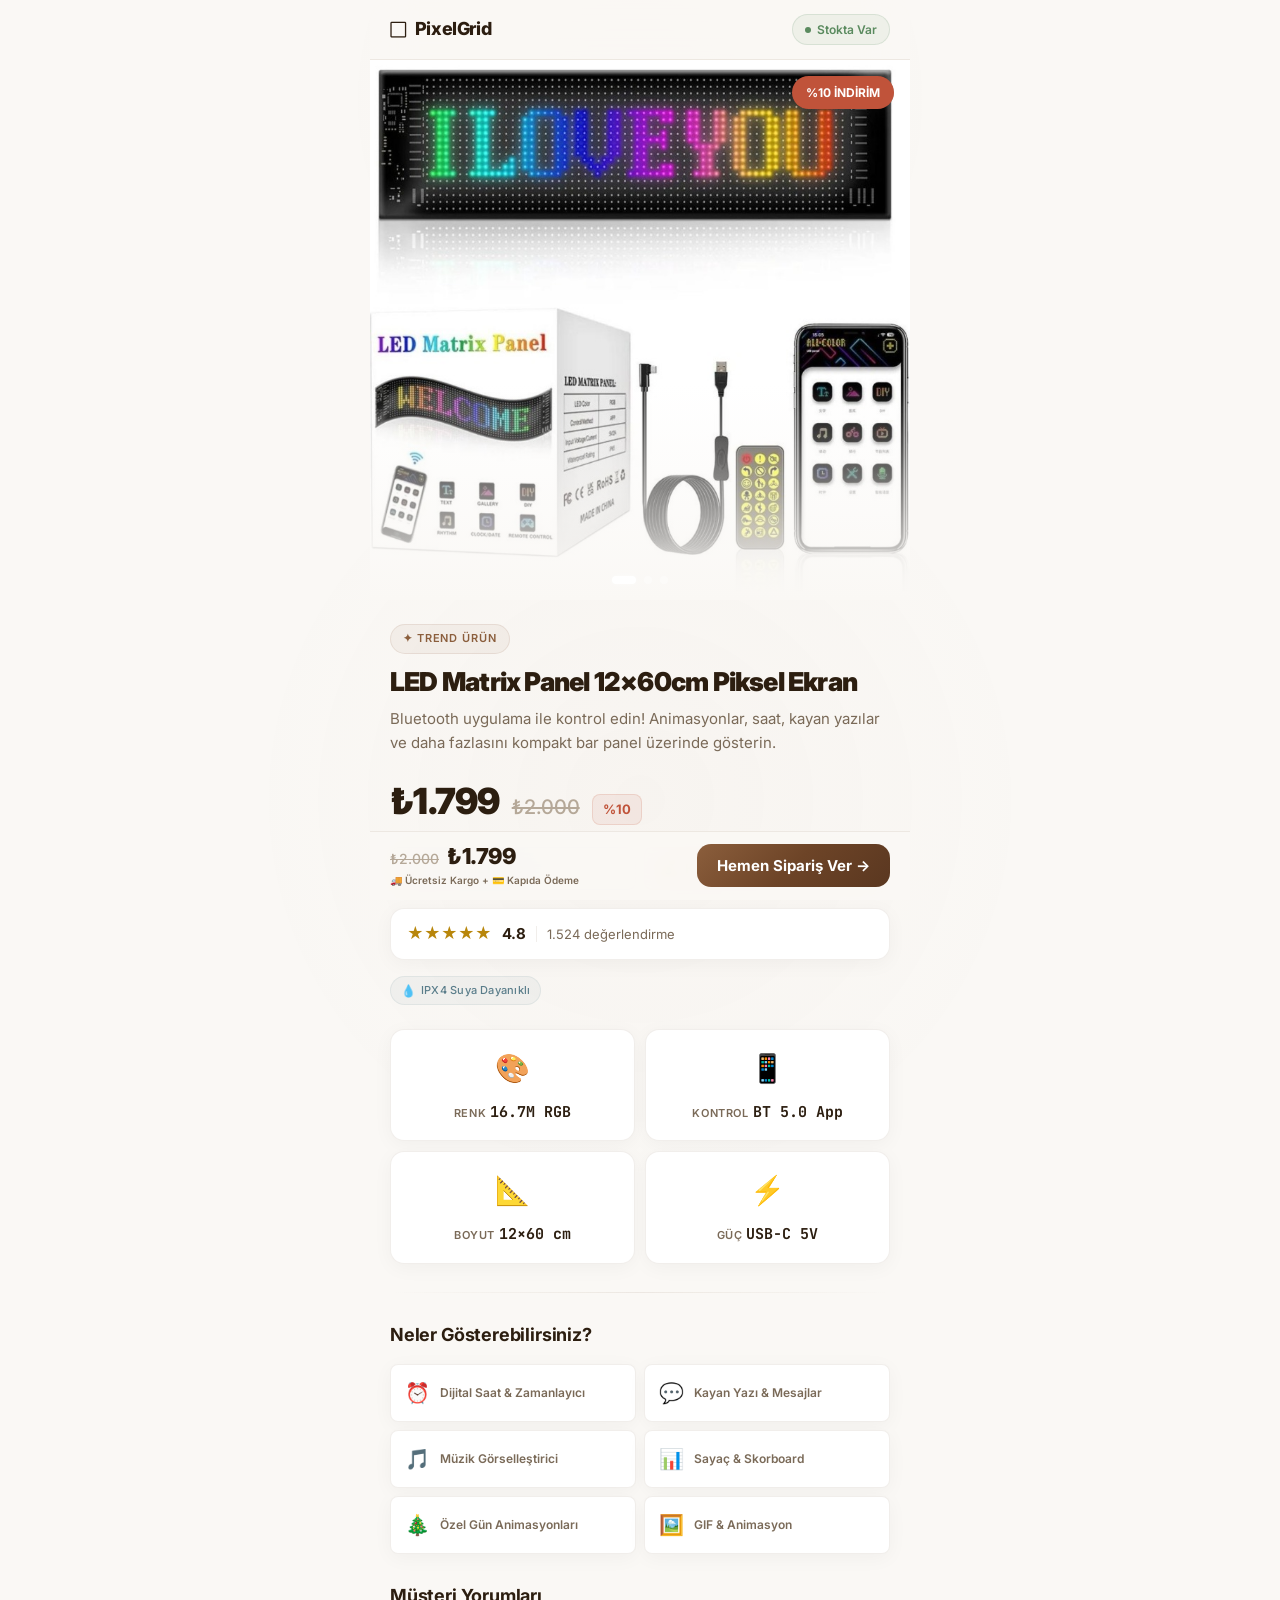
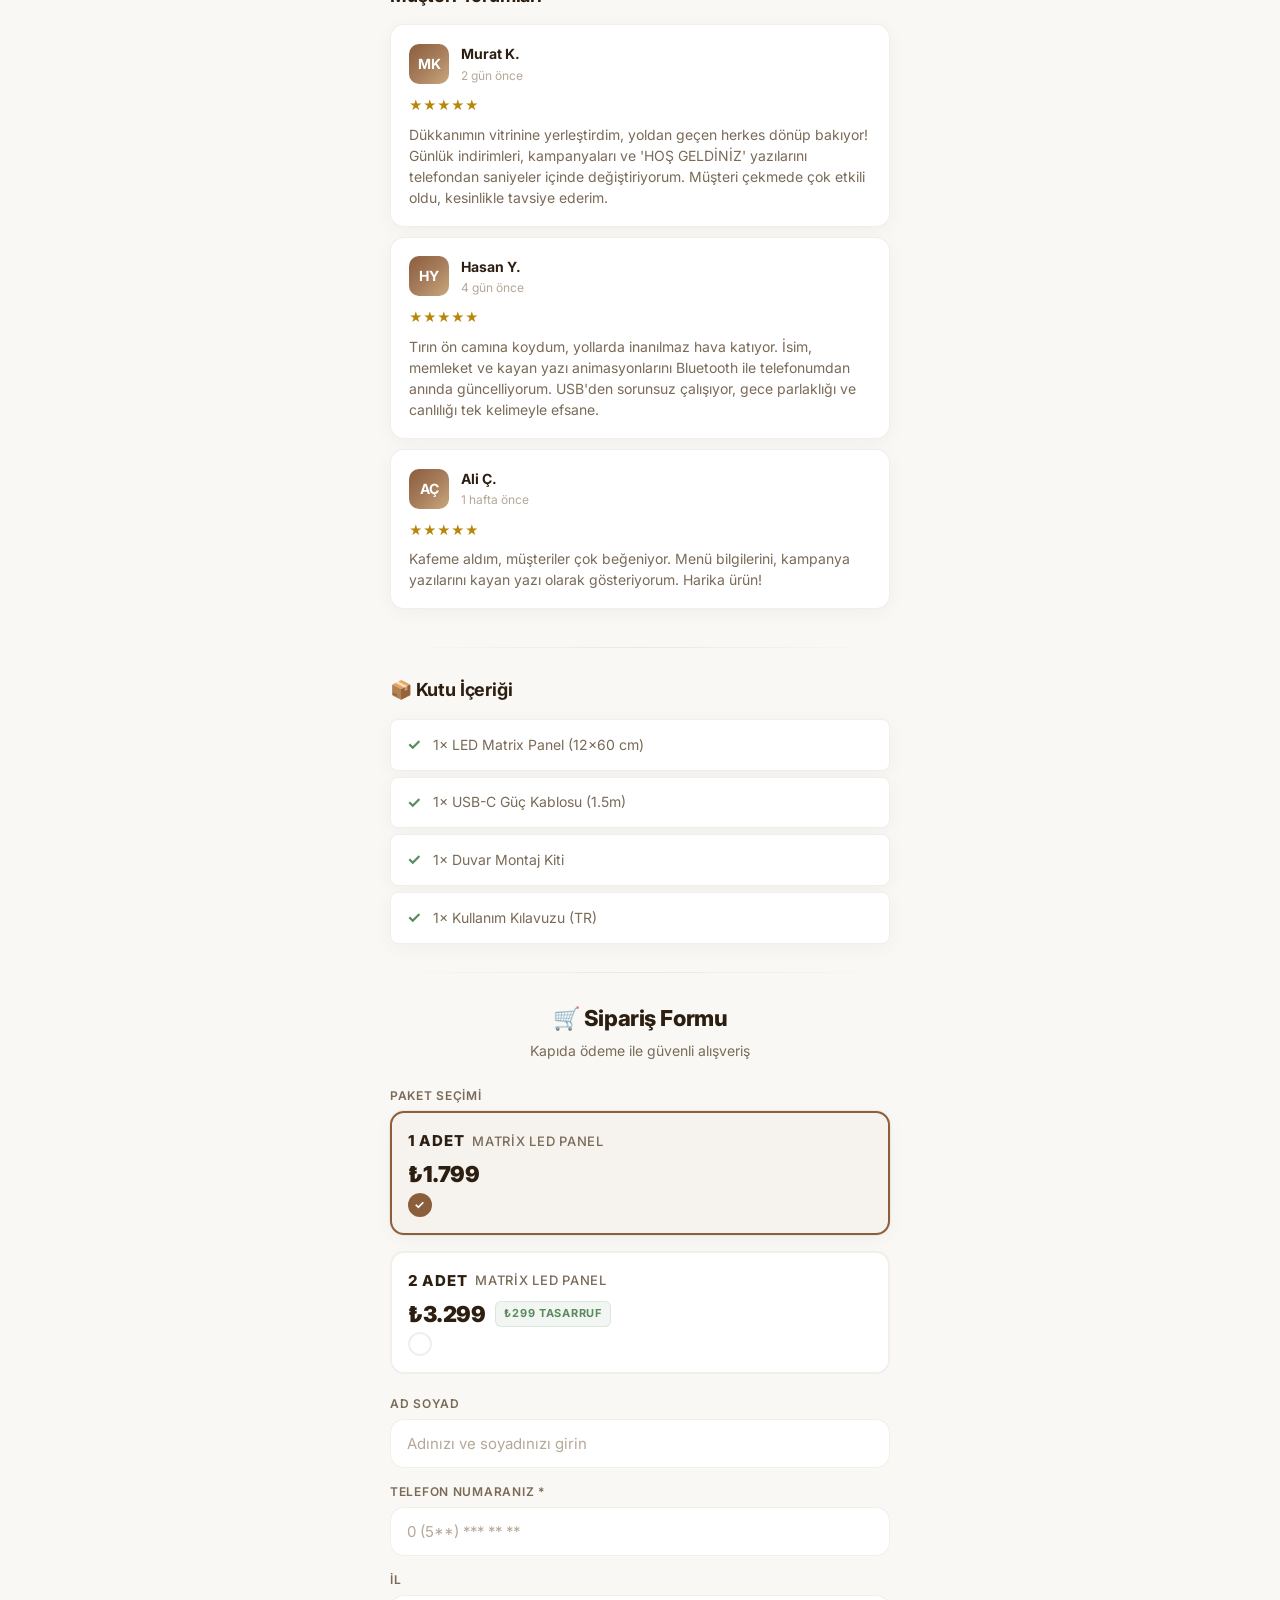
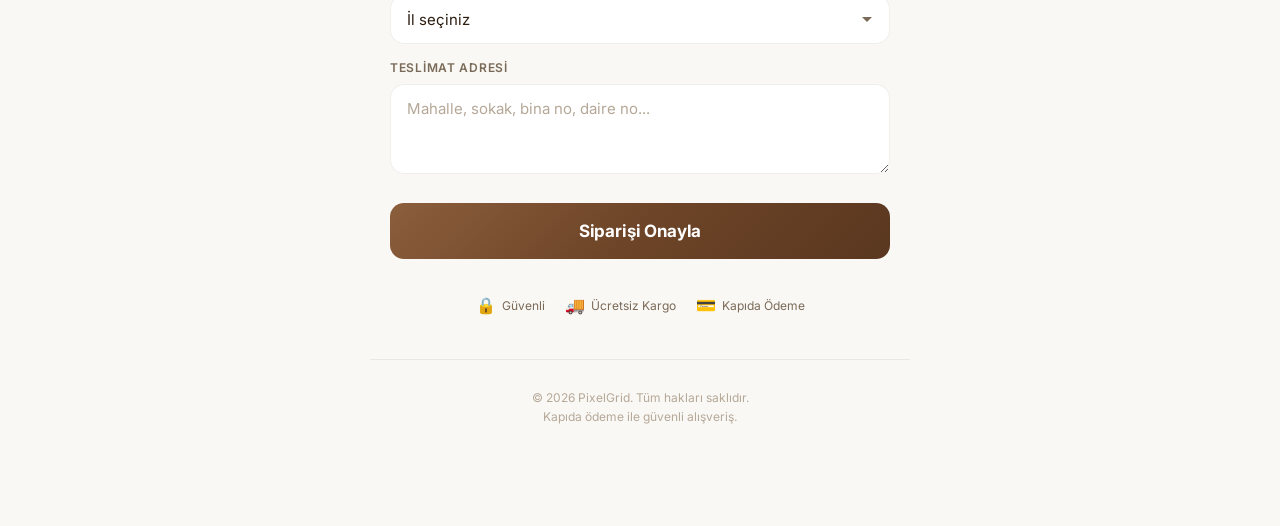
<file: index.html>
<!DOCTYPE html>
<html lang="tr">
<head>
  <meta charset="UTF-8">
  <meta name="viewport" content="width=device-width, initial-scale=1.0, maximum-scale=1.0, user-scalable=no">
  <meta name="description" content="LED Matrix Panel - Programlanabilir Piksel Ekran. Bluetooth uygulama kontrolü, pixel art, saat, animasyon ve daha fazlası. Evinizi akıllı ışıkla donatın!">
  <meta name="theme-color" content="#faf8f5">
  <title>LED Matrix Panel | Akıllı Piksel Ekran</title>
  <link rel="preconnect" href="https://fonts.googleapis.com">
  <link rel="preconnect" href="https://fonts.gstatic.com" crossorigin>
  <link href="https://fonts.googleapis.com/css2?family=Inter:wght@400;500;600;700;800;900&family=JetBrains+Mono:wght@500;700&display=swap" rel="stylesheet">
  <!-- Meta Pixel Code -->
  <script>
  !function(f,b,e,v,n,t,s)
  {if(f.fbq)return;n=f.fbq=function(){n.callMethod?
  n.callMethod.apply(n,arguments):n.queue.push(arguments)};
  if(!f._fbq)f._fbq=n;n.push=n;n.loaded=!0;n.version='2.0';
  n.queue=[];t=b.createElement(e);t.async=!0;
  t.src=v;s=b.getElementsByTagName(e)[0];
  s.parentNode.insertBefore(t,s)}(window, document,'script',
  'https://connect.facebook.net/en_US/fbevents.js');
  fbq('init', '1575037027322061');
  fbq('track', 'PageView');
  </script>
  <!-- Google tag (gtag.js) -->
  <script async src="https://www.googletagmanager.com/gtag/js?id=AW-18390910448"></script>
  <script>
    window.dataLayer = window.dataLayer || [];
    function gtag(){dataLayer.push(arguments);}
    gtag('js', new Date());
    gtag('config', 'AW-18390910448');
  </script>
  <link rel="stylesheet" href="styles.css">
</head>
<body>

  <!-- Ambient Background Effects -->
  <div class="ambient-glow"></div>
  <div class="ambient-glow-2"></div>

  <!-- Animated grid background -->
  <div class="grid-bg"></div>

  <div class="page-wrapper">

    <!-- Top Bar -->
    <header class="top-bar" id="top-bar">
      <div class="top-bar__logo">
        <span class="top-bar__logo-icon">⬜</span>
        PixelGrid
      </div>
      <div class="top-bar__badge">Stokta Var</div>
    </header>



    <!-- Hero Product Slider -->
    <section class="hero-section" id="hero-section">
      <div class="hero-floating-badge">%10 İNDİRİM</div>
      <div class="hero-image-container">
        <div class="hero-slider" id="hero-slider">
          <img class="hero-slider__img active" src="product-hero.jpg" alt="LED Matrix Panel 12x60cm" loading="eager">
          <img class="hero-slider__img" src="product-slide-2.png" alt="LED Matrix Panel kullanım alanları" loading="lazy">
          <img class="hero-slider__img" src="product-slide-3.png" alt="LED Matrix Panel detay görünümü" loading="lazy">
        </div>
        <div class="hero-slider__dots" id="hero-slider-dots">
          <span class="hero-slider__dot active"></span>
          <span class="hero-slider__dot"></span>
          <span class="hero-slider__dot"></span>
        </div>
        <div class="hero-overlay"></div>
      </div>
    </section>


    <!-- Product Info -->
    <section class="product-info">
      <span class="product-info__category">✦ TREND ÜRÜN</span>
      <h1 class="product-info__title">LED Matrix Panel 12×60cm Piksel Ekran</h1>
      <p class="product-info__subtitle">Bluetooth uygulama ile kontrol edin! Animasyonlar, saat, kayan yazılar ve daha fazlasını kompakt bar panel üzerinde gösterin.</p>

      <!-- Price -->
      <div class="price-block">
        <span class="price-block__current">₺1.799</span>
        <span class="price-block__old">₺2.000</span>
        <span class="price-block__discount">%10</span>
      </div>

      <!-- Shipping & COD Badges -->
      <div class="promo-badges">
        <div class="promo-badge promo-badge--shipping">
          <span class="promo-badge__icon">🚚</span>
          <span class="promo-badge__text">Ücretsiz Kargo</span>
        </div>
        <div class="promo-badge promo-badge--cod">
          <span class="promo-badge__icon">💰</span>
          <span class="promo-badge__text">Kapıda Ödeme</span>
        </div>
      </div>

      <!-- Rating -->
      <div class="rating-bar">
        <div class="rating-bar__stars">★★★★★</div>
        <span class="rating-bar__score">4.8</span>
        <div class="rating-bar__divider"></div>
        <span class="rating-bar__count">1.524 değerlendirme</span>
      </div>

      <!-- Water Resistant Badge -->
      <div class="water-badge">
        <span class="water-badge__icon">💧</span>
        <span class="water-badge__text">IPX4 Suya Dayanıklı</span>
      </div>
    </section>

    <!-- Features Grid -->
    <div class="features-grid reveal">
      <div class="feature-card">
        <span class="feature-card__icon">🎨</span>
        <span class="feature-card__label">Renk</span>
        <span class="feature-card__value">16.7M RGB</span>
      </div>
      <div class="feature-card">
        <span class="feature-card__icon">📱</span>
        <span class="feature-card__label">Kontrol</span>
        <span class="feature-card__value">BT 5.0 App</span>
      </div>
      <div class="feature-card">
        <span class="feature-card__icon">📐</span>
        <span class="feature-card__label">Boyut</span>
        <span class="feature-card__value">12×60 cm</span>
      </div>
      <div class="feature-card">
        <span class="feature-card__icon">⚡</span>
        <span class="feature-card__label">Güç</span>
        <span class="feature-card__value">USB-C 5V</span>
      </div>
    </div>

    <div class="section-divider"></div>

    <!-- What can you display section -->
    <section class="uses-section reveal">
      <h2 class="uses-section__title">Neler Gösterebilirsiniz?</h2>
      <div class="uses-grid">
        <div class="use-item">
          <span class="use-item__icon">⏰</span>
          <span class="use-item__text">Dijital Saat & Zamanlayıcı</span>
        </div>
        <div class="use-item">
          <span class="use-item__icon">💬</span>
          <span class="use-item__text">Kayan Yazı & Mesajlar</span>
        </div>
        <div class="use-item">
          <span class="use-item__icon">🎵</span>
          <span class="use-item__text">Müzik Görselleştirici</span>
        </div>
        <div class="use-item">
          <span class="use-item__icon">📊</span>
          <span class="use-item__text">Sayaç & Skorboard</span>
        </div>
        <div class="use-item">
          <span class="use-item__icon">🎄</span>
          <span class="use-item__text">Özel Gün Animasyonları</span>
        </div>
        <div class="use-item">
          <span class="use-item__icon">🖼️</span>
          <span class="use-item__text">GIF & Animasyon</span>
        </div>
      </div>
    </section>



    <!-- Testimonials -->
    <section class="testimonials-section reveal">
      <h2 class="testimonials-section__title">Müşteri Yorumları</h2>

      <div class="testimonial-card">
        <div class="testimonial-card__header">
          <div class="testimonial-card__avatar">MK</div>
          <div>
            <div class="testimonial-card__name">Murat K.</div>
            <div class="testimonial-card__date">2 gün önce</div>
          </div>
        </div>
        <div class="testimonial-card__stars">★★★★★</div>
        <p class="testimonial-card__text">Dükkanımın vitrinine yerleştirdim, yoldan geçen herkes dönüp bakıyor! Günlük indirimleri, kampanyaları ve 'HOŞ GELDİNİZ' yazılarını telefondan saniyeler içinde değiştiriyorum. Müşteri çekmede çok etkili oldu, kesinlikle tavsiye ederim.</p>
      </div>

      <div class="testimonial-card">
        <div class="testimonial-card__header">
          <div class="testimonial-card__avatar">HY</div>
          <div>
            <div class="testimonial-card__name">Hasan Y.</div>
            <div class="testimonial-card__date">4 gün önce</div>
          </div>
        </div>
        <div class="testimonial-card__stars">★★★★★</div>
        <p class="testimonial-card__text">Tırın ön camına koydum, yollarda inanılmaz hava katıyor. İsim, memleket ve kayan yazı animasyonlarını Bluetooth ile telefonumdan anında güncelliyorum. USB'den sorunsuz çalışıyor, gece parlaklığı ve canlılığı tek kelimeyle efsane.</p>
      </div>

      <div class="testimonial-card">
        <div class="testimonial-card__header">
          <div class="testimonial-card__avatar">AÇ</div>
          <div>
            <div class="testimonial-card__name">Ali Ç.</div>
            <div class="testimonial-card__date">1 hafta önce</div>
          </div>
        </div>
        <div class="testimonial-card__stars">★★★★★</div>
        <p class="testimonial-card__text">Kafeme aldım, müşteriler çok beğeniyor. Menü bilgilerini, kampanya yazılarını kayan yazı olarak gösteriyorum. Harika ürün!</p>
      </div>
    </section>

    <div class="section-divider"></div>

    <!-- Package Contents -->
    <section class="package-section reveal">
      <h2 class="package-section__title">📦 Kutu İçeriği</h2>
      <div class="package-list">
        <div class="package-item">
          <span class="package-item__check">✓</span>
          <span>1× LED Matrix Panel (12×60 cm)</span>
        </div>
        <div class="package-item">
          <span class="package-item__check">✓</span>
          <span>1× USB-C Güç Kablosu (1.5m)</span>
        </div>

        <div class="package-item">
          <span class="package-item__check">✓</span>
          <span>1× Duvar Montaj Kiti</span>
        </div>
        <div class="package-item">
          <span class="package-item__check">✓</span>
          <span>1× Kullanım Kılavuzu (TR)</span>
        </div>
      </div>
    </section>

    <div class="section-divider"></div>

    <!-- Order Form -->
    <section class="order-section reveal" id="order-section">
      <h2 class="order-section__title">🛒 Sipariş Formu</h2>
      <p class="order-section__subtitle">Kapıda ödeme ile güvenli alışveriş</p>

      <form class="order-form" id="order-form" novalidate>

        <!-- Package Selection -->
        <div class="form-group">
          <label>Paket Seçimi</label>
          <div class="package-options">
            <label class="package-option active" id="option-1">
              <input type="radio" name="package" value="1" checked>
              <div class="package-option__content">
                <div class="package-option__top">
                  <span class="package-option__qty">1 Adet</span>
                  <span class="package-option__name">Matrix LED Panel</span>
                </div>
                 <div class="package-option__price">₺1.799</div>
              </div>
              <span class="package-option__check">✓</span>
            </label>
            <label class="package-option" id="option-2">
              <input type="radio" name="package" value="2">
              <div class="package-option__content">
                <div class="package-option__top">
                  <span class="package-option__qty">2 Adet</span>
                  <span class="package-option__name">Matrix LED Panel</span>
                </div>
                <div class="package-option__bottom">
                  <span class="package-option__price">₺3.299</span>
                  <span class="package-option__save">₺299 Tasarruf</span>
                </div>
              </div>
              <span class="package-option__check">✓</span>
            </label>
          </div>
        </div>

        <!-- Name -->
        <div class="form-group">
          <label for="input-name">Ad Soyad</label>
          <input type="text" id="input-name" name="name" placeholder="Adınızı ve soyadınızı girin" required autocomplete="name">
        </div>

        <!-- Phone -->
        <div class="form-group">
          <label for="input-phone">Telefon Numaranız *</label>
          <input type="tel" id="input-phone" name="phone" placeholder="0 (5**) *** ** **" required autocomplete="tel">
        </div>

        <!-- City -->
        <div class="form-group">
          <label for="input-city">İl</label>
          <select id="input-city" name="city" required>
            <option value="" disabled selected>İl seçiniz</option>
            <option value="Adana">Adana</option>
            <option value="Adıyaman">Adıyaman</option>
            <option value="Afyonkarahisar">Afyonkarahisar</option>
            <option value="Ağrı">Ağrı</option>
            <option value="Amasya">Amasya</option>
            <option value="Ankara">Ankara</option>
            <option value="Antalya">Antalya</option>
            <option value="Artvin">Artvin</option>
            <option value="Aydın">Aydın</option>
            <option value="Balıkesir">Balıkesir</option>
            <option value="Bilecik">Bilecik</option>
            <option value="Bingöl">Bingöl</option>
            <option value="Bitlis">Bitlis</option>
            <option value="Bolu">Bolu</option>
            <option value="Burdur">Burdur</option>
            <option value="Bursa">Bursa</option>
            <option value="Çanakkale">Çanakkale</option>
            <option value="Çankırı">Çankırı</option>
            <option value="Çorum">Çorum</option>
            <option value="Denizli">Denizli</option>
            <option value="Diyarbakır">Diyarbakır</option>
            <option value="Edirne">Edirne</option>
            <option value="Elazığ">Elazığ</option>
            <option value="Erzincan">Erzincan</option>
            <option value="Erzurum">Erzurum</option>
            <option value="Eskişehir">Eskişehir</option>
            <option value="Gaziantep">Gaziantep</option>
            <option value="Giresun">Giresun</option>
            <option value="Gümüşhane">Gümüşhane</option>
            <option value="Hakkari">Hakkari</option>
            <option value="Hatay">Hatay</option>
            <option value="Isparta">Isparta</option>
            <option value="İçel (Mersin)">İçel (Mersin)</option>
            <option value="İstanbul">İstanbul</option>
            <option value="İzmir">İzmir</option>
            <option value="Kars">Kars</option>
            <option value="Kastamonu">Kastamonu</option>
            <option value="Kayseri">Kayseri</option>
            <option value="Kırklareli">Kırklareli</option>
            <option value="Kırşehir">Kırşehir</option>
            <option value="Kocaeli">Kocaeli</option>
            <option value="Konya">Konya</option>
            <option value="Kütahya">Kütahya</option>
            <option value="Malatya">Malatya</option>
            <option value="Manisa">Manisa</option>
            <option value="Kahramanmaraş">Kahramanmaraş</option>
            <option value="Mardin">Mardin</option>
            <option value="Muğla">Muğla</option>
            <option value="Muş">Muş</option>
            <option value="Nevşehir">Nevşehir</option>
            <option value="Niğde">Niğde</option>
            <option value="Ordu">Ordu</option>
            <option value="Rize">Rize</option>
            <option value="Sakarya">Sakarya</option>
            <option value="Samsun">Samsun</option>
            <option value="Siirt">Siirt</option>
            <option value="Sinop">Sinop</option>
            <option value="Sivas">Sivas</option>
            <option value="Tekirdağ">Tekirdağ</option>
            <option value="Tokat">Tokat</option>
            <option value="Trabzon">Trabzon</option>
            <option value="Tunceli">Tunceli</option>
            <option value="Şanlıurfa">Şanlıurfa</option>
            <option value="Uşak">Uşak</option>
            <option value="Van">Van</option>
            <option value="Yozgat">Yozgat</option>
            <option value="Zonguldak">Zonguldak</option>
            <option value="Aksaray">Aksaray</option>
            <option value="Bayburt">Bayburt</option>
            <option value="Karaman">Karaman</option>
            <option value="Kırıkkale">Kırıkkale</option>
            <option value="Batman">Batman</option>
            <option value="Şırnak">Şırnak</option>
            <option value="Bartın">Bartın</option>
            <option value="Ardahan">Ardahan</option>
            <option value="Iğdır">Iğdır</option>
            <option value="Yalova">Yalova</option>
            <option value="Karabük">Karabük</option>
            <option value="Kilis">Kilis</option>
            <option value="Osmaniye">Osmaniye</option>
            <option value="Düzce">Düzce</option>
          </select>
        </div>

        <!-- District -->
        <div class="form-group" id="district-group" style="display: none;">
          <label for="input-district">İlçe</label>
          <select id="input-district" name="district" required>
            <option value="" disabled selected>Önce il seçiniz</option>
          </select>
        </div>

        <!-- Address -->
        <div class="form-group">
          <label for="input-address">Teslimat Adresi</label>
          <textarea id="input-address" name="address" placeholder="Mahalle, sokak, bina no, daire no..." required></textarea>
        </div>

        <!-- Honeypot - bot tuzağı (kullanıcı görmez) -->
        <div class="form-group form-group--hp" aria-hidden="true" tabindex="-1">
          <label for="input-website">Website</label>
          <input type="text" id="input-website" name="website" autocomplete="off" tabindex="-1">
        </div>

        <!-- Message -->
        <div id="form-message" class="form-message"></div>

        <!-- Submit -->
        <button type="submit" class="submit-btn" id="submit-btn">
          <span class="submit-btn__text">
            <span class="spinner" id="submit-spinner"></span>
            <span class="submit-btn__label">Siparişi Onayla</span>
          </span>
        </button>

        <!-- Trust Badges -->
        <div class="trust-badges">
          <span class="trust-badge">
            <span class="trust-badge__icon">🔒</span>
            Güvenli
          </span>
          <span class="trust-badge">
            <span class="trust-badge__icon">🚚</span>
            Ücretsiz Kargo
          </span>
          <span class="trust-badge">
            <span class="trust-badge__icon">💳</span>
            Kapıda Ödeme
          </span>
        </div>
      </form>
    </section>

    <!-- Footer -->
    <footer class="footer">
      <p class="footer__text">© 2026 PixelGrid. Tüm hakları saklıdır.<br>Kapıda ödeme ile güvenli alışveriş.</p>
    </footer>

  </div>

  <!-- Sticky CTA Bar -->
  <div class="sticky-cta">
    <div class="sticky-cta__info">
      <div class="sticky-cta__price-wrapper">
        <span class="sticky-cta__old-price">₺2.000</span>
        <span class="sticky-cta__price">₺1.799</span>
      </div>
      <span class="sticky-cta__badge">🚚 Ücretsiz Kargo + 💳 Kapıda Ödeme</span>
    </div>
    <button class="sticky-cta__btn" type="button">Hemen Sipariş Ver →</button>
  </div>

  <script src="districts.js"></script>
  <script src="script.js"></script>
</body>
</html>
</file>
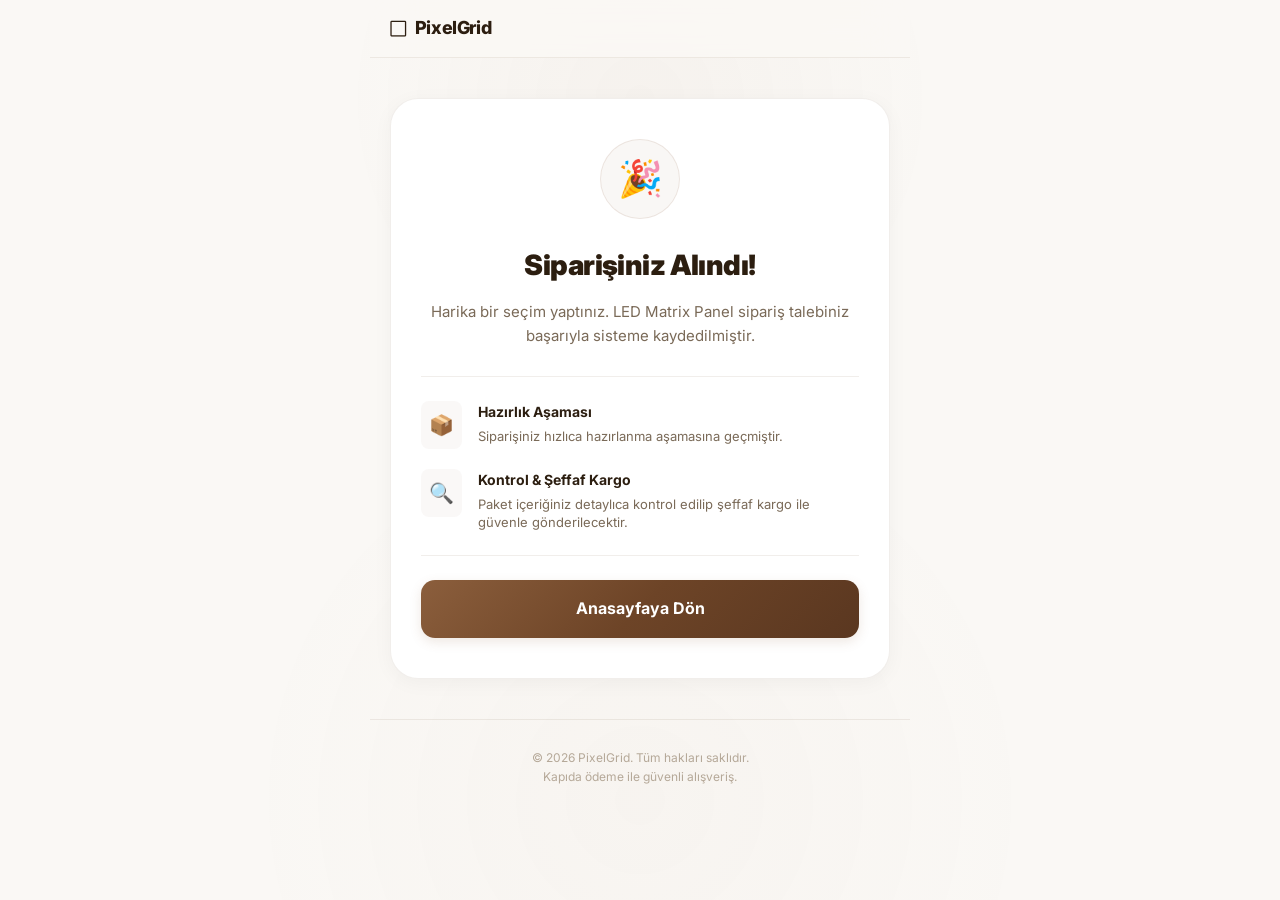
<file: thankyou.html>
<!DOCTYPE html>
<html lang="tr">
<head>
  <meta charset="UTF-8">
  <meta name="viewport" content="width=device-width, initial-scale=1.0, maximum-scale=1.0, user-scalable=no">
  <meta name="theme-color" content="#faf8f5">
  <title>Siparişiniz Alındı! | PixelGrid</title>
  <link rel="preconnect" href="https://fonts.googleapis.com">
  <link rel="preconnect" href="https://fonts.gstatic.com" crossorigin>
  <link href="https://fonts.googleapis.com/css2?family=Inter:wght@400;500;600;700;800;900&family=JetBrains+Mono:wght@500;700&display=swap" rel="stylesheet">
  <link rel="stylesheet" href="styles.css">

  <!-- Meta Pixel Code -->
  <script>
  !function(f,b,e,v,n,t,s)
  {if(f.fbq)return;n=f.fbq=function(){n.callMethod?
  n.callMethod.apply(n,arguments):n.queue.push(arguments)};
  if(!f._fbq)f._fbq=n;n.push=n;n.loaded=!0;n.version='2.0';
  n.queue=[];t=b.createElement(e);t.async=!0;
  t.src=v;s=b.getElementsByTagName(e)[0];
  s.parentNode.insertBefore(t,s)}(window, document,'script',
  'https://connect.facebook.net/en_US/fbevents.js');
  fbq('init', '1575037027322061');
  fbq('track', 'PageView');
  </script>

  <!-- Google tag (gtag.js) -->
  <script async src="https://www.googletagmanager.com/gtag/js?id=AW-18390910448"></script>
  <script>
    window.dataLayer = window.dataLayer || [];
    function gtag(){dataLayer.push(arguments);}
    gtag('js', new Date());
    gtag('config', 'AW-18390910448');

    // Dönüşüm sadece formu gerçekten gönderen kişide sayılır (bot / direkt ziyaret / yenileme sayılmaz)
    (function () {
      var raw = null;
      try { raw = sessionStorage.getItem('pending_conversion'); } catch (e) {}
      if (!raw) return;
      try { sessionStorage.removeItem('pending_conversion'); } catch (e) {}
      var c = {};
      try { c = JSON.parse(raw); } catch (e) { return; }

      gtag('event', 'conversion', {
        'send_to': 'AW-18390910448/sJRWCLrTj5gdEPCLvMFE',
        'value': c.value,
        'currency': 'TRY',
        'transaction_id': c.tid
      });

      fbq('track', 'Purchase', { value: c.value, currency: 'TRY' }, { eventID: c.tid });
    })();
  </script>
</head>
<body>

  <!-- Ambient Background Effects -->
  <div class="ambient-glow"></div>
  <div class="ambient-glow-2"></div>

  <div class="page-wrapper">

    <!-- Top Bar -->
    <header class="top-bar">
      <div class="top-bar__logo">
        <span class="top-bar__logo-icon">⬜</span>
        PixelGrid
      </div>
    </header>

    <!-- Thank You Content -->
    <main class="thankyou-container">
      <div class="thankyou-card reveal visible">
        <div class="thankyou-card__icon-wrapper">
          <span class="thankyou-card__icon">🎉</span>
        </div>
        
        <h1 class="thankyou-card__title">Siparişiniz Alındı!</h1>
        <p class="thankyou-card__subtitle">Harika bir seçim yaptınız. LED Matrix Panel sipariş talebiniz başarıyla sisteme kaydedilmiştir.</p>
        
        <div class="thankyou-card__divider"></div>

        <div class="thankyou-card__details">
          <div class="thankyou-detail-item">
            <span class="thankyou-detail-icon">📦</span>
            <div class="thankyou-detail-text">
              <strong>Hazırlık Aşaması</strong>
              <span>Siparişiniz hızlıca hazırlanma aşamasına geçmiştir.</span>
            </div>
          </div>
          <div class="thankyou-detail-item">
            <span class="thankyou-detail-icon">🔍</span>
            <div class="thankyou-detail-text">
              <strong>Kontrol & Şeffaf Kargo</strong>
              <span>Paket içeriğiniz detaylıca kontrol edilip şeffaf kargo ile güvenle gönderilecektir.</span>
            </div>
          </div>
        </div>

        <div class="thankyou-card__divider"></div>

        <a href="index.html" class="thankyou-card__btn">Anasayfaya Dön</a>
      </div>
    </main>

    <!-- Footer -->
    <footer class="footer" style="padding-bottom: 40px;">
      <p class="footer__text">© 2026 PixelGrid. Tüm hakları saklıdır.<br>Kapıda ödeme ile güvenli alışveriş.</p>
    </footer>

  </div>

</body>
</html>
</file>
<file: styles.css>
/* ===== DESIGN TOKENS — White & Coffee ===== */
:root {
  --color-bg: #faf8f5;
  --color-bg-card: rgba(120, 90, 60, 0.04);
  --color-bg-glass: rgba(120, 90, 60, 0.03);
  --color-surface: #f3efe9;
  --color-border: rgba(120, 90, 60, 0.1);
  --color-text: #2c1e10;
  --color-text-muted: #7a6a58;
  --color-text-dim: #b5a898;
  --color-accent: #8b5e3c;
  --color-accent-light: #a67c5b;
  --color-accent-dark: #6d4427;
  --color-cyan: #5a7d8a;
  --color-green: #5a8a5e;
  --color-red: #c0533a;
  --color-amber: #b8860b;
  --gradient-hero: linear-gradient(135deg, #8b5e3c 0%, #a67c5b 50%, #c9a87c 100%);
  --gradient-button: linear-gradient(135deg, #8b5e3c 0%, #6d4427 50%, #5a3720 100%);
  --font-main: 'Inter', -apple-system, BlinkMacSystemFont, sans-serif;
  --font-mono: 'JetBrains Mono', monospace;
  --radius-sm: 8px;
  --radius-md: 14px;
  --radius-lg: 20px;
  --radius-xl: 28px;
  --shadow-glow: 0 4px 24px rgba(139, 94, 60, 0.15);
  --shadow-card: 0 4px 20px rgba(0, 0, 0, 0.04);
  --transition-base: 0.3s cubic-bezier(0.4, 0, 0.2, 1);
  --transition-spring: 0.5s cubic-bezier(0.34, 1.56, 0.64, 1);
}

/* ===== RESET & BASE ===== */
*, *::before, *::after { margin: 0; padding: 0; box-sizing: border-box; }
html { scroll-behavior: smooth; -webkit-text-size-adjust: 100%; }

body {
  font-family: var(--font-main);
  background-color: var(--color-bg);
  color: var(--color-text);
  line-height: 1.6;
  overflow-x: hidden;
  min-height: 100vh;
  -webkit-font-smoothing: antialiased;
}

/* ===== CONTAINER ===== */
.page-wrapper { max-width: 540px; margin: 0 auto; position: relative; }

/* ===== AMBIENT BACKGROUND ===== */
.ambient-glow {
  position: fixed; top: -200px; left: 50%; transform: translateX(-50%);
  width: 600px; height: 600px;
  background: radial-gradient(circle, rgba(139, 94, 60, 0.04) 0%, transparent 70%);
  pointer-events: none; z-index: 0;
}
.ambient-glow-2 {
  position: fixed; bottom: -300px; left: 50%; transform: translateX(-50%);
  width: 800px; height: 800px;
  background: radial-gradient(circle, rgba(166, 124, 91, 0.03) 0%, transparent 70%);
  pointer-events: none; z-index: 0;
}

/* ===== GRID BACKGROUND ===== */
.grid-bg { display: none; }

/* ===== TOP BAR ===== */
.top-bar {
  position: sticky; top: 0; z-index: 100;
  display: flex; align-items: center; justify-content: space-between;
  padding: 14px 20px;
  background: rgba(250, 248, 245, 0.92);
  backdrop-filter: blur(20px); -webkit-backdrop-filter: blur(20px);
  border-bottom: 1px solid var(--color-border);
}
.top-bar__logo {
  font-size: 18px; font-weight: 800;
  display: flex; align-items: center; gap: 8px;
  letter-spacing: -0.02em; color: var(--color-text);
}
.top-bar__logo-icon { font-size: 12px; display: inline-flex; animation: pixel-blink 2s ease-in-out infinite; }
@keyframes pixel-blink { 0%, 100% { opacity: 1; } 50% { opacity: 0.3; } }

.top-bar__badge {
  display: flex; align-items: center; gap: 6px;
  padding: 5px 12px;
  background: rgba(90, 138, 94, 0.08);
  border: 1px solid rgba(90, 138, 94, 0.15);
  border-radius: 100px; font-size: 12px; font-weight: 600; color: var(--color-green);
}
.top-bar__badge::before {
  content: ''; width: 6px; height: 6px; border-radius: 50%;
  background: var(--color-green); animation: pulse-dot 2s ease-in-out infinite;
}
@keyframes pulse-dot { 0%, 100% { opacity: 1; transform: scale(1); } 50% { opacity: 0.5; transform: scale(0.8); } }

/* ===== HERO IMAGE SECTION ===== */
.hero-section { position: relative; padding: 0; overflow: hidden; }
.hero-image-container { position: relative; width: 100%; overflow: hidden; }

/* Slider */
.hero-slider { position: relative; width: 100%; aspect-ratio: 1 / 1; }
.hero-slider__img {
  position: absolute; top: 0; left: 0; width: 100%; height: 100%;
  object-fit: cover; opacity: 0;
  transition: opacity 0.8s ease-in-out;
}
.hero-slider__img.active { opacity: 1; }

/* Dots */
.hero-slider__dots {
  position: absolute; bottom: 16px; left: 50%; transform: translateX(-50%);
  display: flex; gap: 8px; z-index: 3;
}
.hero-slider__dot {
  width: 8px; height: 8px; border-radius: 50%;
  background: rgba(255, 255, 255, 0.4);
  transition: var(--transition-base); cursor: pointer;
}
.hero-slider__dot.active {
  background: white; width: 24px; border-radius: 100px;
  box-shadow: 0 0 6px rgba(255, 255, 255, 0.5);
}

.hero-overlay {
  position: absolute; bottom: 0; left: 0; right: 0; height: 40%;
  background: linear-gradient(to top, var(--color-bg) 0%, transparent 100%);
  pointer-events: none;
}
.hero-floating-badge {
  position: absolute; top: 16px; right: 16px;
  padding: 7px 14px;
  background: var(--color-red); backdrop-filter: blur(10px);
  border-radius: 100px; font-size: 12px; font-weight: 700; color: white;
  animation: badge-float 3s ease-in-out infinite; z-index: 2;
}
@keyframes badge-float { 0%, 100% { transform: translateY(0); } 50% { transform: translateY(-5px); } }

/* ===== PRODUCT INFO ===== */
.product-info { padding: 24px 20px 0; position: relative; z-index: 1; }
.product-info__category {
  display: inline-flex; align-items: center; gap: 6px;
  padding: 5px 12px; background: rgba(139, 94, 60, 0.06);
  border: 1px solid rgba(139, 94, 60, 0.12); border-radius: 100px;
  font-size: 11px; font-weight: 600; color: var(--color-accent);
  text-transform: uppercase; letter-spacing: 0.08em; margin-bottom: 12px;
}
.product-info__title {
  font-size: 26px; font-weight: 900; line-height: 1.2;
  letter-spacing: -0.03em; margin-bottom: 10px;
  color: var(--color-text);
}
.product-info__subtitle {
  font-size: 15px; color: var(--color-text-muted);
  margin-bottom: 18px; line-height: 1.6;
}

/* ===== PRICE ===== */
.price-block { display: flex; align-items: baseline; gap: 12px; margin-bottom: 16px; }
.price-block__current { font-size: 36px; font-weight: 900; color: var(--color-text); letter-spacing: -0.02em; }
.price-block__old { font-size: 20px; font-weight: 500; color: var(--color-text-dim); text-decoration: line-through; }
.price-block__discount {
  padding: 4px 10px; background: rgba(192, 83, 58, 0.08);
  border: 1px solid rgba(192, 83, 58, 0.15); border-radius: 8px;
  font-size: 13px; font-weight: 700; color: var(--color-red);
}

/* ===== PROMO BADGES ===== */
.promo-badges { display: flex; gap: 8px; margin-bottom: 18px; }
.promo-badge {
  display: flex; align-items: center; gap: 6px;
  padding: 8px 14px; border-radius: var(--radius-sm);
  font-size: 13px; font-weight: 600; flex: 1;
}
.promo-badge--shipping {
  background: rgba(90, 138, 94, 0.06); border: 1px solid rgba(90, 138, 94, 0.12);
  color: var(--color-green);
}
.promo-badge--cod {
  background: rgba(184, 134, 11, 0.06); border: 1px solid rgba(184, 134, 11, 0.12);
  color: var(--color-amber);
}
.promo-badge__icon { font-size: 16px; }
.promo-badge__text { white-space: nowrap; }

/* ===== PACKAGE OPTIONS (Radio Cards) ===== */
.package-options { display: flex; flex-direction: column; gap: 10px; }
.package-option {
  display: flex; align-items: center; gap: 14px;
  padding: 16px; background: white;
  border: 2px solid var(--color-border); border-radius: var(--radius-md);
  cursor: pointer; transition: var(--transition-base); position: relative;
}
.package-option input[type="radio"] { position: absolute; opacity: 0; pointer-events: none; width: 0; height: 0; }
.package-option:hover { border-color: rgba(139, 94, 60, 0.25); }
.package-option.active {
  border-color: var(--color-accent); background: rgba(139, 94, 60, 0.03);
  box-shadow: 0 0 0 1px rgba(139, 94, 60, 0.08), var(--shadow-card);
}
.package-option__content { flex: 1; }
.package-option__top { display: flex; align-items: center; gap: 8px; margin-bottom: 4px; }
.package-option__qty { font-size: 15px; font-weight: 800; color: var(--color-text); }
.package-option__name { font-size: 13px; font-weight: 500; color: var(--color-text-muted); }
.package-option__bottom { display: flex; align-items: center; gap: 10px; }
.package-option__price { font-size: 22px; font-weight: 900; color: var(--color-text); letter-spacing: -0.02em; }
.package-option__save {
  display: inline-flex; padding: 3px 8px;
  background: rgba(90, 138, 94, 0.08); border: 1px solid rgba(90, 138, 94, 0.15);
  border-radius: 6px; font-size: 11px; font-weight: 700; color: var(--color-green);
}
.package-option__check {
  width: 24px; height: 24px; border-radius: 50%;
  background: transparent; border: 2px solid var(--color-border);
  display: flex; align-items: center; justify-content: center;
  font-size: 12px; font-weight: 700; color: transparent;
  transition: var(--transition-base); flex-shrink: 0;
}
.package-option.active .package-option__check {
  background: var(--color-accent); border-color: var(--color-accent); color: white;
}

/* ===== RATING ===== */
.rating-bar {
  display: flex; align-items: center; gap: 10px;
  margin-bottom: 16px; padding: 12px 16px;
  background: white; border: 1px solid var(--color-border);
  border-radius: var(--radius-md); box-shadow: var(--shadow-card);
}
.rating-bar__stars { display: flex; gap: 2px; font-size: 16px; color: var(--color-amber); }
.rating-bar__score { font-size: 15px; font-weight: 700; color: var(--color-text); }
.rating-bar__count { font-size: 13px; color: var(--color-text-muted); }
.rating-bar__divider { width: 1px; height: 16px; background: var(--color-border); }

/* ===== WATER RESISTANT BADGE ===== */
.water-badge {
  display: inline-flex; align-items: center; gap: 5px;
  padding: 4px 10px; background: rgba(90, 125, 138, 0.06);
  border: 1px solid rgba(90, 125, 138, 0.1); border-radius: 100px;
  font-size: 11px; font-weight: 500; color: var(--color-cyan); margin-bottom: 24px;
}
.water-badge__icon { font-size: 12px; }
.water-badge__text { letter-spacing: 0.02em; }

/* ===== FEATURES ===== */
.features-grid { display: grid; grid-template-columns: 1fr 1fr; gap: 10px; padding: 0 20px; margin-bottom: 28px; }
.feature-card {
  padding: 16px; background: white;
  border: 1px solid var(--color-border); border-radius: var(--radius-md);
  text-align: center; transition: var(--transition-base);
  box-shadow: var(--shadow-card);
}
.feature-card:hover { border-color: rgba(139, 94, 60, 0.2); }
.feature-card__icon { font-size: 28px; margin-bottom: 8px; display: block; }
.feature-card__label {
  font-size: 11px; font-weight: 600; color: var(--color-text-muted);
  text-transform: uppercase; letter-spacing: 0.06em; margin-bottom: 3px;
}
.feature-card__value { font-size: 15px; font-weight: 700; color: var(--color-text); font-family: var(--font-mono); }

/* ===== SECTION DIVIDER ===== */
.section-divider { height: 1px; margin: 0 20px 28px; background: linear-gradient(to right, transparent, var(--color-border), transparent); }

/* ===== USES SECTION ===== */
.uses-section { padding: 0 20px 28px; }
.uses-section__title { font-size: 18px; font-weight: 700; margin-bottom: 14px; letter-spacing: -0.01em; }
.uses-grid { display: grid; grid-template-columns: 1fr 1fr; gap: 8px; }
.use-item {
  display: flex; align-items: center; gap: 10px;
  padding: 12px 14px; background: white;
  border: 1px solid var(--color-border); border-radius: var(--radius-sm);
  transition: var(--transition-base); box-shadow: var(--shadow-card);
}
.use-item:hover { border-color: rgba(139, 94, 60, 0.18); }
.use-item__icon { font-size: 20px; flex-shrink: 0; }
.use-item__text { font-size: 12px; font-weight: 600; color: var(--color-text-muted); line-height: 1.3; }

/* ===== TESTIMONIALS ===== */
.testimonials-section { padding: 0 20px 28px; }
.testimonials-section__title { font-size: 18px; font-weight: 700; margin-bottom: 14px; letter-spacing: -0.01em; }
.testimonial-card {
  padding: 18px; background: white;
  border: 1px solid var(--color-border); border-radius: var(--radius-md);
  margin-bottom: 10px; box-shadow: var(--shadow-card);
}
.testimonial-card__header { display: flex; align-items: center; gap: 12px; margin-bottom: 10px; }
.testimonial-card__avatar {
  width: 40px; height: 40px; border-radius: 10px;
  background: var(--gradient-hero);
  display: flex; align-items: center; justify-content: center;
  font-size: 14px; font-weight: 700; color: white; flex-shrink: 0;
}
.testimonial-card__name { font-size: 14px; font-weight: 700; }
.testimonial-card__date { font-size: 12px; color: var(--color-text-dim); }
.testimonial-card__stars { font-size: 13px; color: var(--color-amber); margin-bottom: 8px; }
.testimonial-card__text { font-size: 14px; color: var(--color-text-muted); line-height: 1.5; }

/* ===== PACKAGE SECTION ===== */
.package-section { padding: 0 20px 28px; }
.package-section__title { font-size: 18px; font-weight: 700; margin-bottom: 14px; letter-spacing: -0.01em; }
.package-list { display: flex; flex-direction: column; gap: 6px; }
.package-item {
  display: flex; align-items: center; gap: 12px;
  padding: 12px 16px; background: white;
  border: 1px solid var(--color-border); border-radius: var(--radius-sm);
  font-size: 14px; color: var(--color-text-muted); box-shadow: var(--shadow-card);
}
.package-item__check { color: var(--color-green); font-weight: 700; font-size: 16px; flex-shrink: 0; }

/* ===== ORDER FORM ===== */
.order-section { padding: 0 20px 40px; }
.order-section__title { font-size: 22px; font-weight: 800; letter-spacing: -0.02em; margin-bottom: 4px; text-align: center; }
.order-section__subtitle { font-size: 14px; color: var(--color-text-muted); text-align: center; margin-bottom: 24px; }
.order-form { display: flex; flex-direction: column; gap: 14px; }
.form-group { position: relative; }
.form-group label {
  display: block; font-size: 12px; font-weight: 600; color: var(--color-text-muted);
  text-transform: uppercase; letter-spacing: 0.06em; margin-bottom: 6px;
}
.form-group input,
.form-group textarea,
.form-group select {
  width: 100%; padding: 14px 16px;
  background: white; border: 1px solid var(--color-border);
  border-radius: var(--radius-md); color: var(--color-text);
  font-family: var(--font-main); font-size: 15px;
  transition: var(--transition-base); outline: none;
  -webkit-appearance: none; appearance: none;
}
.form-group select {
  background-image: url("data:image/svg+xml,%3Csvg xmlns='http://www.w3.org/2000/svg' width='12' height='12' viewBox='0 0 12 12'%3E%3Cpath fill='%237a6a58' d='M6 8L1 3h10z'/%3E%3C/svg%3E");
  background-repeat: no-repeat; background-position: right 16px center; padding-right: 40px;
}
.form-group input:focus,
.form-group textarea:focus,
.form-group select:focus {
  border-color: var(--color-accent);
  box-shadow: 0 0 0 3px rgba(139, 94, 60, 0.08);
}
.form-group input::placeholder,
.form-group textarea::placeholder { color: var(--color-text-dim); }
.form-group textarea { resize: vertical; min-height: 90px; }
/* Honeypot - bot tuzağı */
.form-group--hp { position: absolute; left: -9999px; top: -9999px; opacity: 0; height: 0; overflow: hidden; pointer-events: none; }

/* ===== SUBMIT BUTTON ===== */
.submit-btn {
  width: 100%; padding: 18px;
  background: var(--gradient-button); border: none;
  border-radius: var(--radius-md); color: white;
  font-family: var(--font-main); font-size: 17px; font-weight: 700;
  cursor: pointer; position: relative; overflow: hidden;
  transition: var(--transition-base); margin-top: 8px; letter-spacing: -0.01em;
}
.submit-btn::before {
  content: ''; position: absolute; top: 0; left: -100%; width: 100%; height: 100%;
  background: linear-gradient(90deg, transparent, rgba(255, 255, 255, 0.15), transparent);
  transition: left 0.6s ease;
}
.submit-btn:hover::before { left: 100%; }
.submit-btn:hover { transform: translateY(-2px); box-shadow: var(--shadow-glow); }
.submit-btn:active { transform: translateY(0); }
.submit-btn:disabled { opacity: 0.6; cursor: not-allowed; transform: none; }
.submit-btn__text { position: relative; z-index: 1; display: flex; align-items: center; justify-content: center; gap: 8px; }

/* ===== SPINNER ===== */
.spinner { width: 20px; height: 20px; border: 2px solid rgba(255,255,255,0.3); border-top-color: white; border-radius: 50%; animation: spin 0.8s linear infinite; display: none; }
@keyframes spin { to { transform: rotate(360deg); } }

/* ===== TRUST BADGES ===== */
.trust-badges { display: flex; justify-content: center; gap: 20px; padding: 16px 20px 0; margin-top: 4px; }
.trust-badge { display: flex; align-items: center; gap: 6px; font-size: 12px; color: var(--color-text-muted); }
.trust-badge__icon { font-size: 16px; }

/* ===== FORM MESSAGES ===== */
.form-message { padding: 16px; border-radius: var(--radius-md); font-size: 14px; font-weight: 600; text-align: center; display: none; animation: slide-up 0.4s ease; }
.form-message.success { display: block; background: rgba(90, 138, 94, 0.08); border: 1px solid rgba(90, 138, 94, 0.15); color: var(--color-green); }
.form-message.error { display: block; background: rgba(192, 83, 58, 0.08); border: 1px solid rgba(192, 83, 58, 0.15); color: var(--color-red); }
@keyframes slide-up { from { opacity: 0; transform: translateY(10px); } to { opacity: 1; transform: translateY(0); } }

/* ===== STICKY CTA BAR ===== */
.sticky-cta {
  position: fixed; bottom: 0; left: 50%; transform: translateX(-50%);
  width: 100%; max-width: 540px;
  padding: 12px 20px; padding-bottom: calc(12px + env(safe-area-inset-bottom, 0px));
  background: rgba(250, 248, 245, 0.95);
  backdrop-filter: blur(20px); -webkit-backdrop-filter: blur(20px);
  border-top: 1px solid var(--color-border);
  display: flex; align-items: center; justify-content: space-between;
  z-index: 100; transition: transform 0.3s ease;
  gap: 12px;
}
.sticky-cta__info {
  display: flex;
  flex-direction: column;
  gap: 2px;
}
.sticky-cta__price-wrapper {
  display: flex;
  align-items: baseline;
  gap: 8px;
}
.sticky-cta__old-price {
  font-size: 14px;
  font-weight: 500;
  color: var(--color-text-dim);
  text-decoration: line-through;
}
.sticky-cta__price {
  font-size: 22px;
  font-weight: 850;
  letter-spacing: -0.02em;
  color: var(--color-text);
  line-height: 1.1;
}
.sticky-cta__badge {
  font-size: 10px;
  font-weight: 600;
  color: var(--color-text-muted);
}
.sticky-cta__btn {
  padding: 12px 20px; background: var(--gradient-button);
  border: none; border-radius: var(--radius-md); color: white;
  font-family: var(--font-main); font-size: 15px; font-weight: 700;
  cursor: pointer; transition: var(--transition-base);
  white-space: nowrap;
}
.sticky-cta__btn:hover { transform: translateY(-1px); box-shadow: var(--shadow-glow); }

/* ===== SCROLL ANIMATIONS ===== */
.reveal { opacity: 0; transform: translateY(30px); transition: opacity 0.6s ease, transform 0.6s ease; }
.reveal.visible { opacity: 1; transform: translateY(0); }

/* ===== FOOTER ===== */
.footer { padding: 28px 20px 100px; text-align: center; border-top: 1px solid var(--color-border); }
.footer__text { font-size: 12px; color: var(--color-text-dim); line-height: 1.6; }

/* ===== RESPONSIVE ===== */
@media (max-width: 380px) {
  .product-info__title { font-size: 22px; }
  .price-block__current { font-size: 30px; }
  .features-grid { grid-template-columns: 1fr; }
  .uses-grid { grid-template-columns: 1fr; }
}

/* ===== THANK YOU PAGE ===== */
.thankyou-container {
  padding: 40px 20px;
  display: flex;
  align-items: center;
  justify-content: center;
  min-height: 65vh;
}

.thankyou-card {
  background: white;
  border: 1px solid var(--color-border);
  border-radius: var(--radius-xl);
  padding: 40px 30px;
  text-align: center;
  box-shadow: var(--shadow-card);
  width: 100%;
}

.thankyou-card__icon-wrapper {
  width: 80px;
  height: 80px;
  background: rgba(139, 94, 60, 0.05);
  border: 1px solid rgba(139, 94, 60, 0.12);
  border-radius: 50%;
  display: flex;
  align-items: center;
  justify-content: center;
  margin: 0 auto 24px;
}

.thankyou-card__icon {
  font-size: 36px;
}

.thankyou-card__title {
  font-size: 28px;
  font-weight: 900;
  color: var(--color-text);
  margin-bottom: 12px;
  letter-spacing: -0.02em;
}

.thankyou-card__subtitle {
  font-size: 15px;
  color: var(--color-text-muted);
  line-height: 1.6;
  margin-bottom: 28px;
}

.thankyou-card__divider {
  height: 1px;
  background: var(--color-border);
  margin: 24px 0;
}

.thankyou-card__details {
  display: flex;
  flex-direction: column;
  gap: 20px;
  text-align: left;
}

.thankyou-detail-item {
  display: flex;
  gap: 16px;
  align-items: flex-start;
}

.thankyou-detail-icon {
  font-size: 20px;
  padding: 8px;
  background: var(--color-bg-card);
  border-radius: var(--radius-sm);
  display: inline-flex;
  align-items: center;
  justify-content: center;
  flex-shrink: 0;
}

.thankyou-detail-text {
  display: flex;
  flex-direction: column;
  gap: 4px;
}

.thankyou-detail-text strong {
  font-size: 14px;
  font-weight: 700;
  color: var(--color-text);
}

.thankyou-detail-text span {
  font-size: 13px;
  color: var(--color-text-muted);
  line-height: 1.4;
}

.thankyou-card__btn {
  display: inline-block;
  width: 100%;
  padding: 16px;
  background: var(--gradient-button);
  color: white;
  border-radius: var(--radius-md);
  font-weight: 700;
  font-size: 16px;
  text-decoration: none;
  transition: var(--transition-base);
  box-shadow: 0 4px 12px rgba(139, 94, 60, 0.15);
}

.thankyou-card__btn:hover {
  transform: translateY(-2px);
  box-shadow: var(--shadow-glow);
}

.thankyou-card__btn:active {
  transform: translateY(0);
}
</file>
